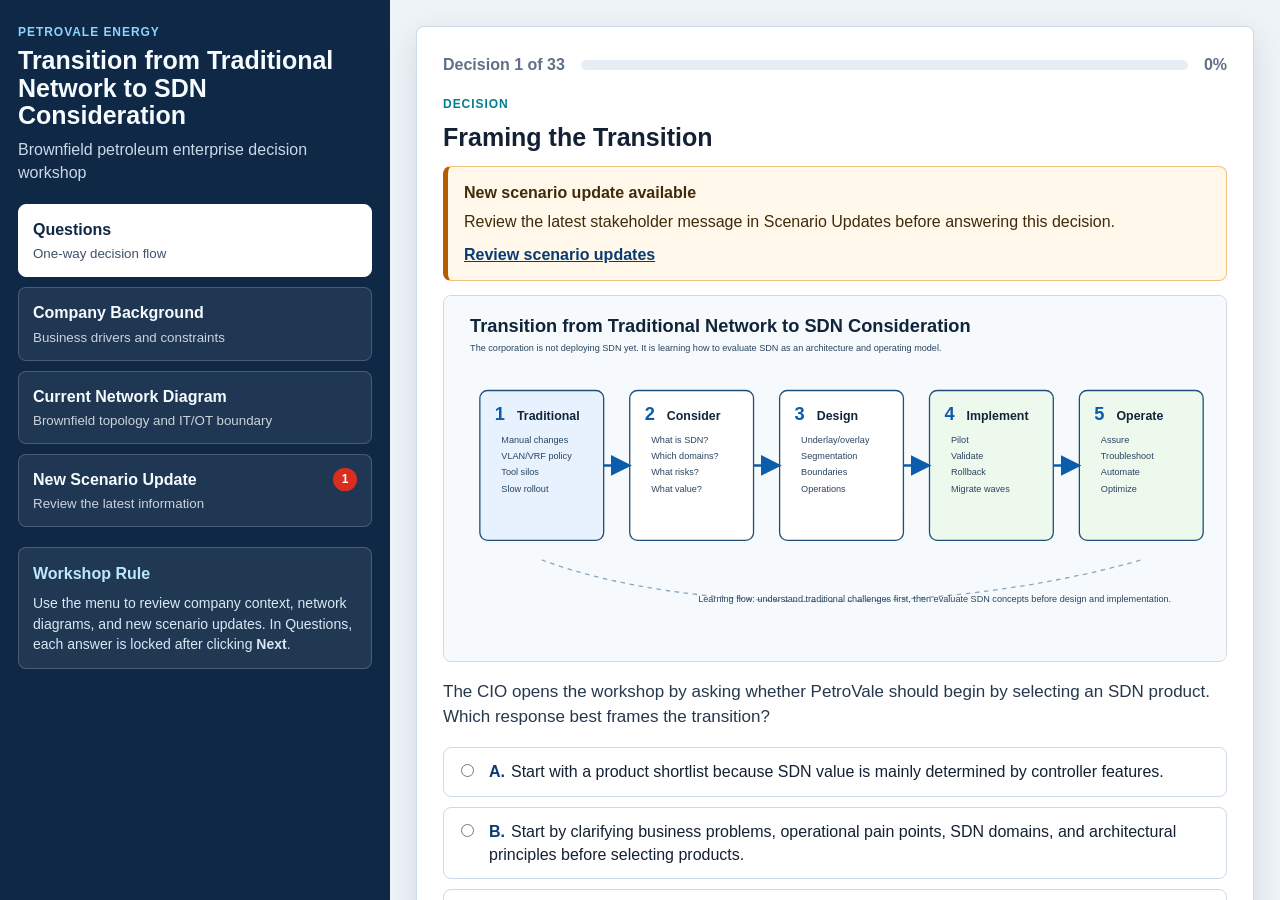
<file: Lab/Chapter-01-Transition-from-Traditional-Network-to-SDN-Consideration/index.html>
<!doctype html>
<html lang="en">
<head>
  <meta charset="utf-8">
  <meta name="viewport" content="width=device-width, initial-scale=1">
  <title>Transition from Traditional Network to SDN Consideration</title>
  <link rel="stylesheet" href="styles.css">
</head>
<body>
  <div class="app-shell">
    <aside class="reference-panel" aria-label="Workshop menu">
      <div class="panel-header">
        <p class="eyebrow">PetroVale Energy</p>
        <h1>Transition from Traditional Network to SDN Consideration</h1>
        <p class="subtitle">Brownfield petroleum enterprise decision workshop</p>
      </div>

      <nav class="menu" aria-label="Workshop sections">
        <button class="menu-item active" type="button" data-view="questions">
          <span>Questions</span>
          <small>One-way decision flow</small>
        </button>
        <button class="menu-item" type="button" data-view="background">
          <span>Company Background</span>
          <small>Business drivers and constraints</small>
        </button>
        <button class="menu-item" type="button" data-view="network">
          <span>Current Network Diagram</span>
          <small>Brownfield topology and IT/OT boundary</small>
        </button>
        <button class="menu-item" type="button" data-view="contexts">
          <span class="menu-title-row">
            <span class="menu-label">Scenario Updates</span>
            <span class="menu-badge hidden" aria-label="Unread scenario updates"></span>
          </span>
          <small class="menu-hint">Information revealed during the workshop</small>
        </button>
      </nav>

      <section class="menu-note">
        <h2>Workshop Rule</h2>
        <p>Use the menu to review company context, network diagrams, and new scenario updates. In Questions, each answer is locked after clicking <strong>Next</strong>.</p>
      </section>
    </aside>

    <main class="assessment-panel">
      <section id="questionView" class="question-view content-view" aria-live="polite"></section>
      <section id="resultsView" class="results-view content-view hidden" aria-live="polite"></section>

      <section id="backgroundView" class="content-view hidden" aria-live="polite">
        <div class="content-card">
          <p class="eyebrow dark-label">Company Background</p>
          <h2>PetroVale Energy</h2>
          <p>PetroVale Energy is a petroleum corporation operating upstream offices, refinery environments, fuel distribution terminals, branch offices, data centers, cloud workloads, SaaS applications, and remote access services.</p>
          <div class="role-callout">
            <h3>Your Role</h3>
            <p>You are part of PetroVale's IT organization as the SDN Network Architect. Your responsibility is to clarify SDN concepts, challenge assumptions, evaluate brownfield constraints, and advise the architecture working group on a realistic transition path from traditional networking toward SDN-oriented operations.</p>
          </div>
          <h3>Organization and Stakeholders</h3>
          <div class="org-grid">
            <article>
              <h4>Executive Leadership</h4>
              <ul>
                <li><strong>Nguyễn Thu Hà</strong>, CEO - sponsors the modernization program and expects a staged, business-aligned roadmap.</li>
                <li><strong>Trần Minh Linh</strong>, CIO - owns enterprise IT strategy and wants SDN framed before vendor selection.</li>
                <li><strong>Nguyễn Hoàng Minh</strong>, CTO - leads technical governance and challenges architecture assumptions.</li>
                <li><strong>Lê Thu Trang</strong>, CISO - owns cyber risk, policy governance, and IT/OT security posture.</li>
              </ul>
            </article>
            <article>
              <h4>IT and Architecture</h4>
              <ul>
                <li class="learner-role"><strong>You</strong>, SDN Network Architect - member of the IT team responsible for SDN architecture guidance.</li>
                <li><strong>Phạm Quỳnh Anh</strong>, Enterprise Architect - coordinates domain boundaries, architecture principles, and roadmap alignment.</li>
                <li><strong>Đỗ Ngọc Lan</strong>, Director of Network Operations - owns NOC readiness and operational transition.</li>
                <li><strong>Vũ Đức Anh</strong>, Automation Lead - evaluates APIs, source-of-truth readiness, and low-risk automation.</li>
              </ul>
            </article>
            <article>
              <h4>Domain Stakeholders</h4>
              <ul>
                <li><strong>Nguyễn Văn Thành</strong>, Refinery Operations Manager - protects refinery availability and OT safety constraints.</li>
                <li><strong>Trần Hải Yến</strong>, WAN Operations Lead - owns branch connectivity, failover, and transport quality.</li>
                <li><strong>Lê Quốc Bảo</strong>, Cloud Platform Lead - owns cloud route control, security groups, and cloud logging.</li>
                <li><strong>Phạm Thùy Dương</strong>, VP Regional Operations - represents branch, terminal, and business-user experience.</li>
              </ul>
            </article>
          </div>
          <div class="two-column">
            <article>
              <h3>Business Priorities</h3>
              <ul>
                <li>Improve segmentation between corporate IT, contractors, guest, IoT, and refinery OT.</li>
                <li>Reduce time required to deploy branch and terminal network services.</li>
                <li>Improve visibility into user-to-application and refinery-to-historian traffic.</li>
                <li>Standardize policy across campus, branch, data center, cloud, and remote access.</li>
                <li>Reduce operational risk from manual device-by-device configuration.</li>
                <li>Maintain safe and stable refinery operations during any transition.</li>
              </ul>
            </article>
            <article>
              <h3>Executive Constraints</h3>
              <ul>
                <li>No enterprise-wide hardware refresh in the first year.</li>
                <li>The routing core and firewalls remain during initial phases.</li>
                <li>Refineries cannot tolerate disruptive probing or uncontrolled policy changes.</li>
                <li>The operations team is strong in routing and switching but new to controllers and APIs.</li>
              </ul>
            </article>
          </div>
          <img class="wide-visual" src="assets/sdn-transition-journey.svg" alt="Transition from traditional network to SDN consideration journey">
        </div>
      </section>

      <section id="networkView" class="content-view hidden" aria-live="polite">
        <div class="content-card">
          <p class="eyebrow dark-label">Current Network Diagram</p>
          <h2>Brownfield Network Baseline</h2>
          <p>The current environment uses traditional routing, VLANs, 5-tuple ACLs, firewall zones, manual rule management, basic SNMP monitoring, and a separate syslog server. These diagrams are the primary reference for boundary, underlay, policy, campus, WAN, data center, and IT/OT questions.</p>
          <img class="wide-visual" src="assets/brownfield-petroleum-network.svg" alt="Brownfield petroleum enterprise network diagram">
          <div class="two-column">
            <article>
              <h3>Current State</h3>
              <ul>
                <li>Two independent data centers use traditional two-tier switching; DC cores are default gateways for server VLANs.</li>
                <li>WAN routers connect to remote offices and factories through two Layer 3 MPLS VPN providers using OSPF.</li>
                <li>The main campus mixes two-tier and three-tier design with EIGRP-to-OSPF redistribution.</li>
                <li>Branches and factories have local OSPF cores; OT networks are currently extended Layer 2.</li>
                <li>Segmentation relies on VLANs and 5-tuple ACLs across core, distribution, WAN routers, and firewalls.</li>
              </ul>
            </article>
            <article>
              <h3>Observed Challenges</h3>
              <ul>
                <li>No application-aware WAN routing.</li>
                <li>No identity per user or IoT device and no current microsegmentation.</li>
                <li>No macro segmentation between corporate and contractor traffic.</li>
                <li>Data center east-west policy is weak and STP convergence can cause long outages.</li>
              </ul>
            </article>
          </div>
          <h2>IT/OT Boundary</h2>
          <img class="wide-visual" src="assets/it-ot-boundary.svg" alt="IT OT boundary diagram">
        </div>
      </section>

      <section id="contextsView" class="content-view hidden" aria-live="polite">
        <div class="content-card">
          <p class="eyebrow dark-label">Scenario Updates</p>
          <h2>Scenario Updates</h2>
          <p>Information in this section appears only after it becomes relevant in the workshop flow.</p>
          <div id="contextCards" class="context-card-list"></div>
        </div>
      </section>
    </main>
  </div>

  <script src="app.js"></script>
</body>
</html>
</file>
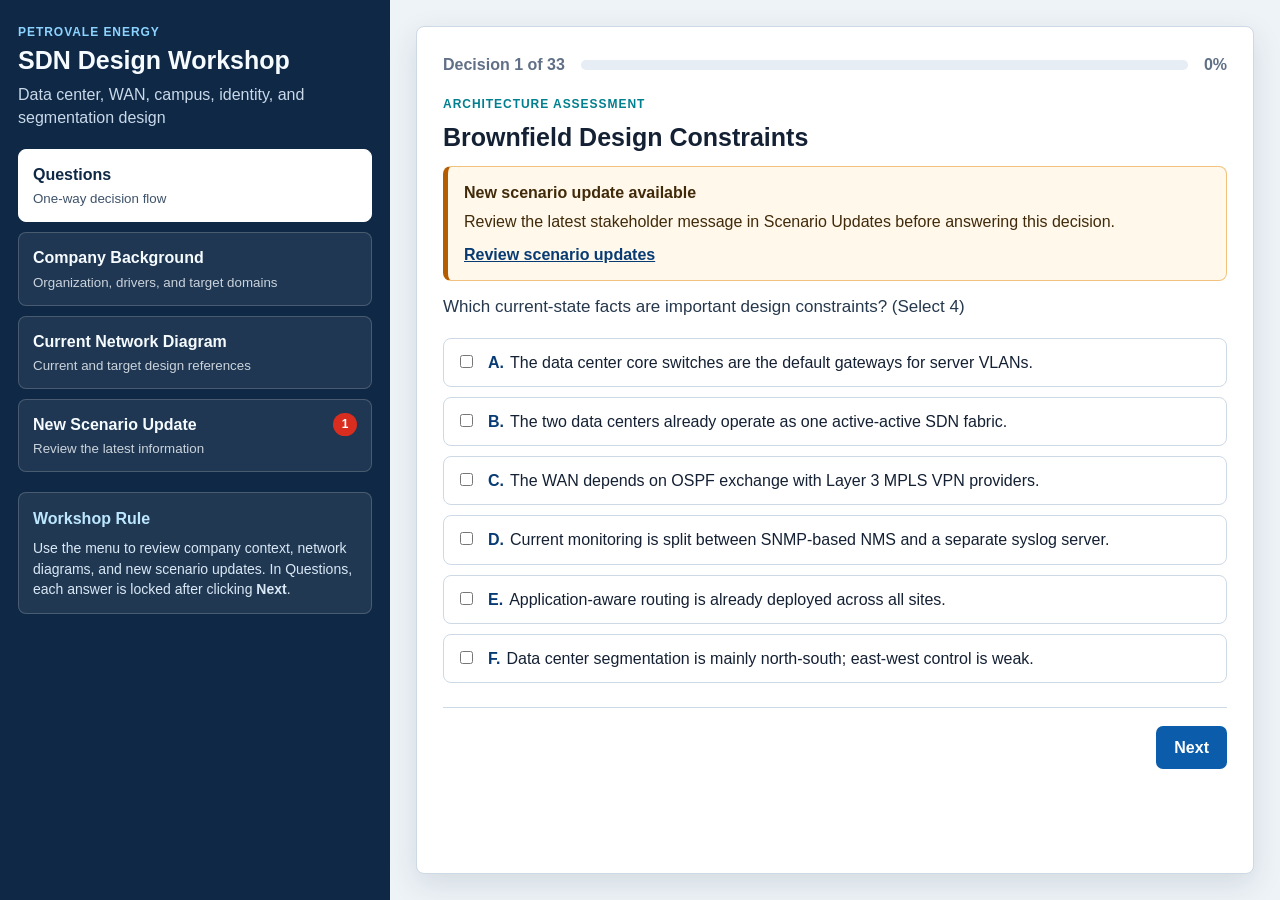
<file: Lab/Chapter-02-SDN-Design-Workshop/index.html>
<!doctype html>
<html lang="en">
<head>
  <meta charset="utf-8">
  <meta name="viewport" content="width=device-width, initial-scale=1">
  <title>PetroVale SDN Design Workshop</title>
  <link rel="stylesheet" href="styles.css">
</head>
<body>
  <div class="app-shell">
    <aside class="reference-panel" aria-label="Workshop menu">
      <div class="panel-header">
        <p class="eyebrow">PetroVale Energy</p>
        <h1>SDN Design Workshop</h1>
        <p class="subtitle">Data center, WAN, campus, identity, and segmentation design</p>
      </div>

      <nav class="menu" aria-label="Workshop sections">
        <button class="menu-item active" type="button" data-view="questions">
          <span>Questions</span>
          <small>One-way decision flow</small>
        </button>
        <button class="menu-item" type="button" data-view="background">
          <span>Company Background</span>
          <small>Organization, drivers, and target domains</small>
        </button>
        <button class="menu-item" type="button" data-view="network">
          <span>Current Network Diagram</span>
          <small>Current and target design references</small>
        </button>
        <button class="menu-item" type="button" data-view="contexts">
          <span class="menu-title-row">
            <span class="menu-label">Scenario Updates</span>
            <span class="menu-badge hidden" aria-label="Unread scenario updates"></span>
          </span>
          <small class="menu-hint">Material stakeholder developments only</small>
        </button>
      </nav>

      <section class="menu-note">
        <h2>Workshop Rule</h2>
        <p>Use the menu to review company context, network diagrams, and new scenario updates. In Questions, each answer is locked after clicking <strong>Next</strong>.</p>
      </section>
    </aside>

    <main class="assessment-panel">
      <section id="questionView" class="question-view content-view" aria-live="polite"></section>
      <section id="resultsView" class="results-view content-view hidden" aria-live="polite"></section>

      <section id="backgroundView" class="content-view hidden" aria-live="polite">
        <div class="content-card">
          <p class="eyebrow dark-label">Company Background</p>
          <h2>PetroVale Energy SDN Design Workshop</h2>
          <p>PetroVale Energy is moving from SDN concept evaluation into design. The architecture direction for this chapter is to design the data center first with Cisco ACI, then WAN with Cisco SD-WAN, then campus with Cisco SD-Access and ISE-based identity policy.</p>
          <div class="role-callout">
            <h3>Your Role</h3>
            <p>You are part of PetroVale's IT organization as the SDN Network Architect. Your responsibility is to evaluate design options, choose correct diagrams and traffic flows, identify authentication and enforcement points, and advise the architecture working group on a staged transition from the brownfield network to ACI, SD-WAN, SD-Access, and ISE-based policy.</p>
          </div>
          <h3>Organization and Stakeholders</h3>
          <div class="org-grid">
            <article>
              <h4>Executive Leadership</h4>
              <ul>
                <li><strong>Nguyễn Thu Hà</strong>, CEO - sponsors the modernization program and expects safe, staged business value.</li>
                <li><strong>Trần Minh Linh</strong>, CIO - owns enterprise IT strategy and wants a coherent Cisco-oriented SDN design.</li>
                <li><strong>Nguyễn Hoàng Minh</strong>, CTO - leads technical governance and validates routing, migration, and domain boundaries.</li>
                <li><strong>Lê Thu Trang</strong>, CISO - owns cyber risk, segmentation, identity policy, and IT/OT security posture.</li>
              </ul>
            </article>
            <article>
              <h4>IT and Architecture</h4>
              <ul>
                <li class="learner-role"><strong>You</strong>, SDN Network Architect - member of the IT team responsible for SDN architecture guidance.</li>
                <li><strong>Phạm Quỳnh Anh</strong>, Enterprise Architect - coordinates ACI, SD-WAN, SD-Access, ISE, and migration boundaries.</li>
                <li><strong>Đỗ Ngọc Lan</strong>, Director of Network Operations - owns NOC readiness, assurance, and operational transition.</li>
                <li><strong>Vũ Đức Anh</strong>, Automation Lead - evaluates ISE/device data, telemetry, and later profiling phases.</li>
              </ul>
            </article>
            <article>
              <h4>Domain Stakeholders</h4>
              <ul>
                <li><strong>Nguyễn Văn Thành</strong>, Refinery Operations Manager - protects factory and OT availability during any transition.</li>
                <li><strong>Trần Hải Yến</strong>, WAN Operations Lead - owns MPLS coexistence, OSPF exchange, and SD-WAN migration.</li>
                <li><strong>Lê Quốc Bảo</strong>, Cloud Platform Lead - validates application flows and data center boundary behavior.</li>
                <li><strong>Phạm Thùy Dương</strong>, VP Regional Operations - represents branch, factory, and business-user experience.</li>
              </ul>
            </article>
          </div>
          <div class="two-column">
            <article>
              <h3>Design Priorities</h3>
              <ul>
                <li>Move data center design toward Cisco ACI with one tenant and two VRFs: Corp and Contractor.</li>
                <li>Move WAN design toward Cisco SD-WAN with two virtual networks: Corp and Contractor.</li>
                <li>Move campus design toward Cisco SD-Access with macro segmentation and ISE-based microsegmentation.</li>
                <li>Use 802.1X for users; ISE uses AD group membership and instructs switches to apply SGTs.</li>
                <li>Classify IoT devices by MAC address in phase one, with profiling planned later.</li>
                <li>Preserve routing, firewall, and OT safety boundaries during migration.</li>
              </ul>
            </article>
            <article>
              <h3>Brownfield Constraints</h3>
              <ul>
                <li>Two independent data centers use traditional two-tier switching; DC cores are default gateways for all VLANs.</li>
                <li>Each data center exits the internet through one active/standby firewall pair using a default route.</li>
                <li>WAN routers connect to remote offices and factories through two Layer 3 MPLS VPN providers using OSPF.</li>
                <li>The campus mixes two-tier and three-tier design, HSRP, EIGRP, OSPF, and redistribution.</li>
                <li>Five branches and two factories have local OSPF cores; OT is currently extended Layer 2.</li>
              </ul>
            </article>
          </div>
          <img class="wide-visual" src="assets/sdn-transition-journey.svg" alt="Chapter 2 target design direction with ACI SD-WAN SD-Access and ISE">
        </div>
      </section>

      <section id="networkView" class="content-view hidden" aria-live="polite">
        <div class="content-card">
          <p class="eyebrow dark-label">Current Network Diagram</p>
          <h2>Brownfield Network Baseline</h2>
          <p>The current environment uses traditional routing, VLANs, ACLs, manual port assignment, basic SNMP monitoring, and a separate syslog server. These diagrams are the primary reference for design, migration, authentication, enforcement, and traffic-flow questions.</p>
          <img class="wide-visual" src="assets/brownfield-petroleum-network.svg" alt="Brownfield petroleum enterprise network diagram">
          <div class="two-column">
            <article>
              <h3>Current State</h3>
              <ul>
                <li>Two independent DCs with traditional two-tier switching and core default gateways.</li>
                <li>WAN uses two Layer 3 MPLS VPN providers and OSPF route exchange.</li>
                <li>Main campus mixes two-tier and three-tier design with EIGRP-to-OSPF redistribution.</li>
                <li>Branches and factories have local OSPF cores; OT is extended Layer 2.</li>
                <li>Segmentation relies on VLANs and 5-tuple ACLs across many components.</li>
              </ul>
            </article>
            <article>
              <h3>Observed Challenges</h3>
              <ul>
                <li>No application-aware WAN routing.</li>
                <li>No identity per user or IoT device and no current microsegmentation.</li>
                <li>No macro segmentation between corporate and contractor traffic.</li>
                <li>DC has weak east-west control and still depends on STP behavior.</li>
                <li>Users moving ports trigger manual outlet and VLAN troubleshooting.</li>
              </ul>
            </article>
          </div>
          <h2>Target Design Direction</h2>
          <img class="wide-visual" src="assets/it-ot-boundary.svg" alt="IT OT boundary diagram">
        </div>
      </section>

      <section id="contextsView" class="content-view hidden" aria-live="polite">
        <div class="content-card">
          <p class="eyebrow dark-label">Scenario Updates</p>
          <h2>Scenario Updates</h2>
          <p>A new record appears only when a stakeholder introduces a material constraint, misconception, operational risk, or governance decision that changes how the related question must be assessed.</p>
          <div id="contextCards" class="context-card-list"></div>
        </div>
      </section>
    </main>
  </div>

  <script src="app.js?v=2"></script>
</body>
</html>
</file>
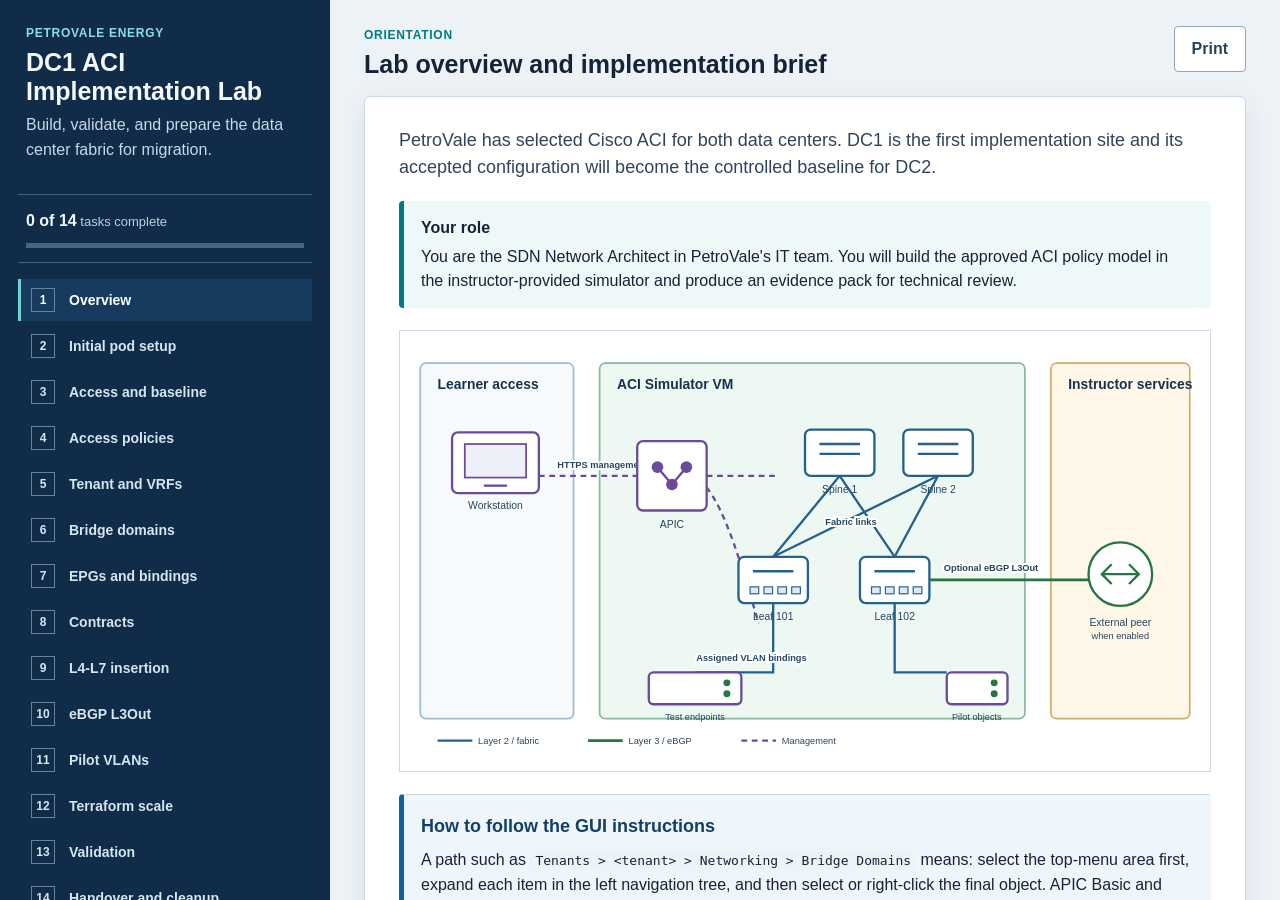
<file: Lab/Chapter-03-ACI-Implementation-Workshop/index.html>
<!doctype html>
<html lang="en">
<head>
  <meta charset="utf-8">
  <meta name="viewport" content="width=device-width, initial-scale=1">
  <title>PetroVale DC1 ACI Implementation Lab</title>
  <link rel="stylesheet" href="styles.css?v=13">
</head>
<body>
  <div class="app-shell">
    <aside class="sidebar" aria-label="Lab navigation">
      <header class="brand">
        <p class="eyebrow">PetroVale Energy</p>
        <h1>DC1 ACI Implementation Lab</h1>
        <p>Build, validate, and prepare the data center fabric for migration.</p>
      </header>

      <section class="progress-panel" aria-label="Lab progress">
        <div><strong id="progressCount">0 of 14</strong><span> tasks complete</span></div>
        <div class="progress-track"><span id="progressBar"></span></div>
      </section>

      <nav id="taskNav" class="task-nav" aria-label="Lab tasks"></nav>

      <section class="sidebar-note">
        <strong>Credentials</strong>
        <p>The APIC URL, username, and password are provided by the instructor. Do not enter the password in this page.</p>
      </section>
    </aside>

    <main class="workspace">
      <section class="topbar">
        <div>
          <p id="phaseLabel" class="eyebrow dark">Implementation phase</p>
          <h2 id="taskTitle">Lab overview</h2>
        </div>
        <button id="printButton" class="secondary-button" type="button" title="Print lab guide">Print</button>
      </section>

      <article id="taskContent" class="task-content" aria-live="polite"></article>

      <footer class="task-actions">
        <button id="previousButton" class="secondary-button" type="button">Previous</button>
        <button id="completeButton" class="complete-button" type="button">Mark complete</button>
        <button id="nextButton" class="primary-button" type="button">Next</button>
      </footer>
    </main>
  </div>
  <script src="app.js?v=13"></script>
</body>
</html>
</file>
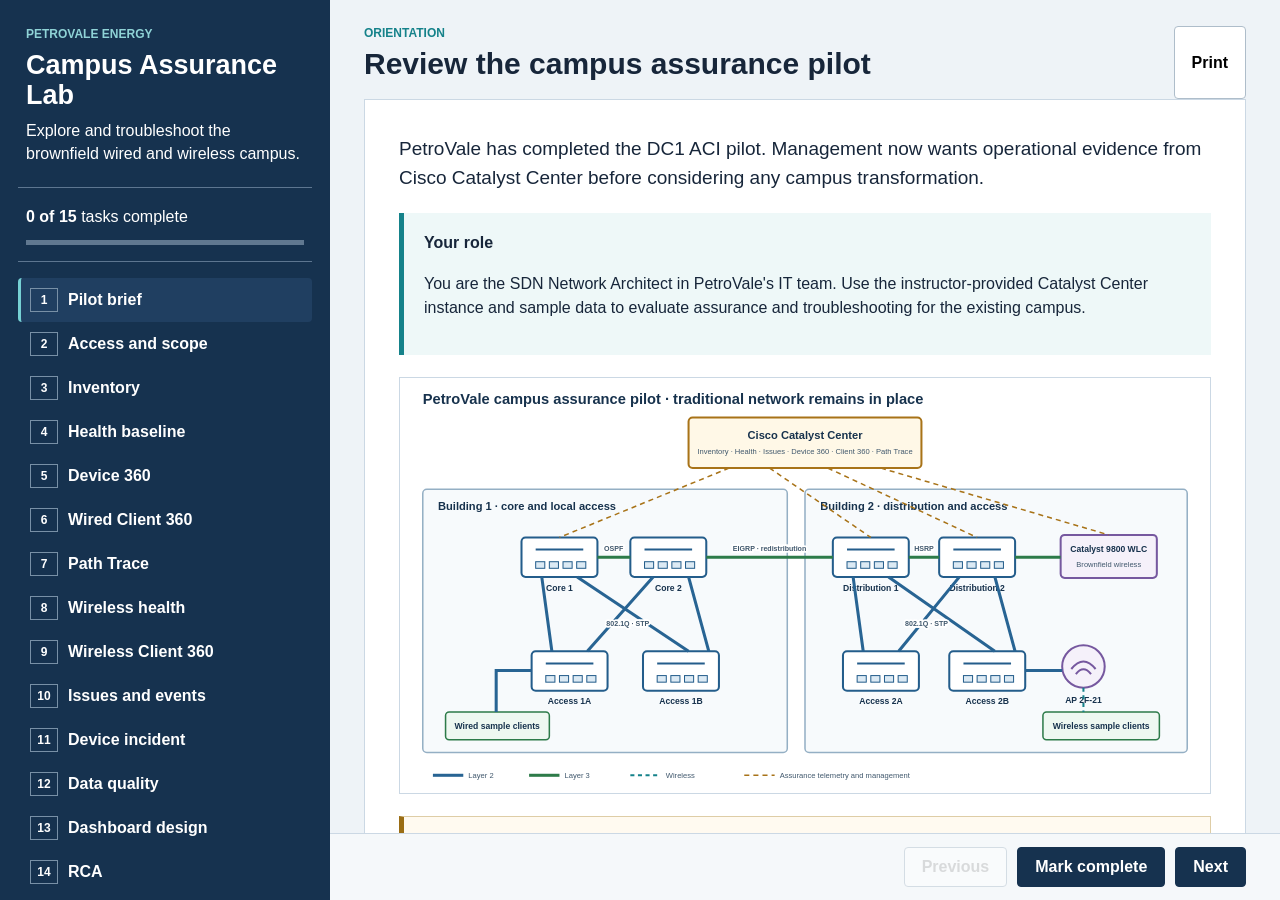
<file: Lab/Chapter-04-Campus-Assurance-Troubleshooting/index.html>
<!doctype html><html lang="en"><head><meta charset="utf-8"><meta name="viewport" content="width=device-width,initial-scale=1"><title>PetroVale Campus Assurance Lab</title><link rel="stylesheet" href="styles.css?v=1"></head><body><div class="app-shell"><aside class="sidebar" aria-label="Lab navigation"><header class="brand"><p class="eyebrow">PetroVale Energy</p><h1>Campus Assurance Lab</h1><p>Explore and troubleshoot the brownfield wired and wireless campus.</p></header><section class="progress-panel"><strong id="progressCount">0 of 15</strong> tasks complete<div class="progress-track"><span id="progressBar"></span></div></section><nav id="taskNav" class="task-nav" aria-label="Lab tasks"></nav><section class="sidebar-note"><strong>Assurance-only pilot</strong><p>Use the provided sample data. Do not create an SDA fabric, provision devices, deploy templates, or change production state.</p></section></aside><main class="workspace"><section class="topbar"><div><p id="phaseLabel" class="eyebrow dark">Campus assurance pilot</p><h2 id="taskTitle">Pilot briefing</h2></div><button id="printButton" class="secondary-button">Print</button></section><article id="taskContent" class="task-content"></article><footer class="task-actions"><button id="previousButton" class="secondary-button">Previous</button><button id="completeButton" class="complete-button">Mark complete</button><button id="nextButton" class="primary-button">Next</button></footer></main></div><script src="app.js?v=1"></script></body></html>
</file>
<file: Lab/Chapter-01-Transition-from-Traditional-Network-to-SDN-Consideration/styles.css>
:root {
  --bg: #eef3f7;
  --surface: #ffffff;
  --surface-muted: #f7fafc;
  --ink: #142033;
  --muted: #607086;
  --line: #cdd9e5;
  --blue: #0b5cab;
  --blue-dark: #083b73;
  --teal: #007f8f;
  --green: #247a3b;
  --red: #b42318;
  --orange: #b65c00;
  --focus: #1a73e8;
  --shadow: 0 10px 30px rgba(12, 42, 72, 0.12);
}

* {
  box-sizing: border-box;
}

body {
  margin: 0;
  background: var(--bg);
  color: var(--ink);
  font-family: Arial, Helvetica, sans-serif;
  line-height: 1.45;
}

button,
input,
select {
  font: inherit;
}

.app-shell {
  display: grid;
  grid-template-columns: minmax(320px, 390px) minmax(0, 1fr);
  min-height: 100vh;
}

.reference-panel {
  background: #0f2845;
  color: #f6fbff;
  overflow-y: auto;
  max-height: 100vh;
  padding: 24px 18px;
}

.panel-header {
  margin-bottom: 20px;
}

.eyebrow {
  color: #8dd3ff;
  font-size: 12px;
  font-weight: 700;
  letter-spacing: 0.08em;
  margin: 0 0 6px;
  text-transform: uppercase;
}

h1,
h2,
h3,
p {
  margin-top: 0;
}

.panel-header h1 {
  font-size: 25px;
  line-height: 1.1;
  margin-bottom: 8px;
}

.subtitle {
  color: #c9d9ea;
  margin-bottom: 0;
}

details {
  border: 1px solid rgba(255, 255, 255, 0.18);
  border-radius: 8px;
  margin-bottom: 12px;
  background: rgba(255, 255, 255, 0.06);
}

.scenario-card {
  border: 1px solid rgba(255, 255, 255, 0.18);
  border-radius: 8px;
  margin-bottom: 12px;
  background: rgba(255, 255, 255, 0.06);
  padding: 14px;
}

.scenario-card h2 {
  color: #bde7ff;
  font-size: 16px;
  margin-bottom: 8px;
}

.scenario-card p,
.scenario-card li {
  font-size: 14px;
}

.scenario-card ul {
  margin: 8px 0 0;
  padding-left: 19px;
}

.visual-card {
  background: rgba(255, 255, 255, 0.1);
}

.visual-card img,
.reference-image {
  background: white;
  border-radius: 8px;
  display: block;
  margin: 10px 0 14px;
  width: 100%;
}

summary {
  cursor: pointer;
  font-weight: 700;
  padding: 12px 14px;
}

details > :not(summary) {
  padding-left: 14px;
  padding-right: 14px;
}

details h2 {
  color: #bde7ff;
  font-size: 15px;
  margin: 12px 0 8px;
}

details p,
details li,
details td,
details th {
  font-size: 14px;
}

details ul {
  margin-top: 0;
  padding-left: 19px;
}

details table {
  border-collapse: collapse;
  width: 100%;
  margin: 8px 0 14px;
}

details th,
details td {
  border: 1px solid rgba(255, 255, 255, 0.2);
  padding: 7px;
  text-align: left;
  vertical-align: top;
}

.topology {
  display: grid;
  grid-template-columns: 1fr 1fr;
  gap: 8px;
  padding-bottom: 14px;
}

.topology div {
  border: 1px solid rgba(255, 255, 255, 0.22);
  border-radius: 6px;
  padding: 8px;
  background: rgba(255, 255, 255, 0.08);
  text-align: center;
  font-size: 13px;
}

.menu {
  display: grid;
  gap: 10px;
  margin: 20px 0;
}

.menu-item {
  background: rgba(255, 255, 255, 0.07);
  border: 1px solid rgba(255, 255, 255, 0.18);
  border-radius: 8px;
  color: #f6fbff;
  cursor: pointer;
  display: grid;
  gap: 4px;
  padding: 13px 14px;
  text-align: left;
}

.menu-item:hover,
.menu-item.active {
  background: #ffffff;
  border-color: #ffffff;
  color: #0f2845;
}

.menu-item span {
  font-weight: 800;
}

.menu-title-row {
  align-items: center;
  display: flex;
  gap: 10px;
  justify-content: space-between;
}

.menu-badge {
  background: #d92d20;
  border-radius: 999px;
  color: #fff;
  display: inline-grid;
  font-size: 12px;
  font-weight: 800;
  min-width: 24px;
  padding: 3px 8px;
  place-items: center;
}

.menu-item small {
  color: inherit;
  line-height: 1.35;
  opacity: 0.8;
}

.menu-note {
  background: rgba(255, 255, 255, 0.08);
  border: 1px solid rgba(255, 255, 255, 0.18);
  border-radius: 8px;
  padding: 14px;
}

.menu-note h2 {
  color: #bde7ff;
  font-size: 16px;
  margin-bottom: 8px;
}

.menu-note p {
  color: #d9e8f5;
  font-size: 14px;
  margin-bottom: 0;
}

.assessment-panel {
  padding: 26px;
  overflow-y: auto;
  max-height: 100vh;
}

.question-view,
.results-view,
.content-card {
  background: var(--surface);
  border: 1px solid var(--line);
  border-radius: 8px;
  box-shadow: var(--shadow);
  margin: 0 auto;
  max-width: 980px;
  min-height: calc(100vh - 52px);
  padding: 26px;
}

.content-card {
  display: grid;
  gap: 14px;
}

.content-card h2 {
  font-size: 25px;
  line-height: 1.2;
  margin-bottom: 2px;
}

.content-card h3 {
  color: var(--blue-dark);
  font-size: 17px;
  margin-bottom: 8px;
}

.content-card ul {
  margin: 0;
  padding-left: 20px;
}

.content-card li {
  margin-bottom: 7px;
}

.dark-label {
  color: var(--teal);
}

.two-column {
  display: grid;
  gap: 18px;
  grid-template-columns: repeat(2, minmax(0, 1fr));
}

.role-callout {
  background: #f1f8fb;
  border: 1px solid #b8dce8;
  border-left: 5px solid var(--teal);
  border-radius: 8px;
  padding: 16px;
}

.role-callout p {
  margin-bottom: 0;
}

.org-grid {
  display: grid;
  gap: 14px;
  grid-template-columns: repeat(3, minmax(0, 1fr));
}

.two-column article {
  background: var(--surface-muted);
  border: 1px solid var(--line);
  border-radius: 8px;
  padding: 16px;
}

.org-grid article {
  background: var(--surface-muted);
  border: 1px solid var(--line);
  border-radius: 8px;
  padding: 16px;
}

.org-grid h4 {
  color: var(--blue-dark);
  font-size: 15px;
  margin: 0 0 8px;
}

.learner-role {
  background: #fff8eb;
  border: 1px solid #f1c27d;
  border-left: 4px solid var(--orange);
  border-radius: 6px;
  color: #412a09;
  list-style: none;
  margin: 8px 0 10px -20px;
  padding: 10px 12px;
}

.learner-role strong {
  color: var(--orange);
}

.wide-visual {
  background: #f8fbfd;
  border: 1px solid var(--line);
  border-radius: 8px;
  display: block;
  width: 100%;
}

.hidden {
  display: none;
}

.progress-row {
  align-items: center;
  display: flex;
  gap: 16px;
  justify-content: space-between;
  margin-bottom: 20px;
}

.progress-text {
  color: var(--muted);
  font-weight: 700;
}

.progress-bar {
  background: #e6edf4;
  border-radius: 999px;
  flex: 1;
  height: 10px;
  overflow: hidden;
}

.progress-fill {
  background: linear-gradient(90deg, var(--blue), var(--teal));
  height: 100%;
  transition: width 180ms ease;
}

.question-type {
  color: var(--teal);
  font-size: 12px;
  font-weight: 700;
  letter-spacing: 0.08em;
  margin-bottom: 8px;
  text-transform: uppercase;
}

.question-title {
  font-size: 25px;
  line-height: 1.2;
  margin-bottom: 12px;
}

.question-visual {
  background: #f8fbfd;
  border: 1px solid var(--line);
  border-radius: 8px;
  display: block;
  margin: 14px 0 18px;
  width: 100%;
}

.context-box {
  background: #f1f8fb;
  border-left: 4px solid var(--teal);
  border-radius: 6px;
  color: #17364a;
  margin: 14px 0;
  padding: 13px 15px;
}

.context-alert {
  background: #fff8eb;
  border: 1px solid #f1c27d;
  border-left: 5px solid var(--orange);
  border-radius: 8px;
  color: #412a09;
  margin: 14px 0;
  padding: 14px 16px;
}

.context-alert strong {
  display: block;
  margin-bottom: 6px;
}

.context-alert p {
  margin-bottom: 10px;
}

.inline-link {
  background: transparent;
  border: 0;
  color: var(--blue-dark);
  cursor: pointer;
  font-weight: 800;
  padding: 0;
  text-decoration: underline;
}

.context-card-list {
  display: grid;
  gap: 12px;
}

.context-card {
  background: #fbfdff;
  border: 1px solid var(--line);
  border-left: 5px solid var(--teal);
  border-radius: 8px;
  padding: 16px;
}

.context-card.latest-context {
  background: #fff8eb;
  border-color: #f1c27d;
  border-left-color: var(--orange);
  box-shadow: 0 10px 26px rgba(182, 92, 0, 0.14);
}

.message-topline {
  align-items: center;
  color: var(--muted);
  display: flex;
  font-size: 12px;
  font-weight: 800;
  justify-content: space-between;
  letter-spacing: 0.04em;
  margin-bottom: 8px;
  text-transform: uppercase;
}

.message-topline strong {
  border-radius: 999px;
  padding: 3px 8px;
}

.priority-high {
  background: #fff0ef;
  border: 1px solid #f0b4ad;
  color: var(--red);
}

.priority-normal {
  background: #e8eef5;
  border: 1px solid #c8d4e1;
  color: var(--blue-dark);
}

.message-meta {
  background: #f7fafc;
  border: 1px solid var(--line);
  border-radius: 8px;
  display: grid;
  gap: 0;
  grid-template-columns: repeat(4, minmax(0, 1fr));
  margin: 10px 0 14px;
  overflow: hidden;
}

.message-meta div {
  border-right: 1px solid var(--line);
  padding: 10px 12px;
}

.message-meta div:last-child {
  border-right: 0;
}

.message-meta dt {
  color: var(--muted);
  font-size: 11px;
  font-weight: 800;
  letter-spacing: 0.04em;
  margin-bottom: 4px;
  text-transform: uppercase;
}

.message-meta dd {
  color: var(--ink);
  font-size: 14px;
  margin: 0;
}

.message-body p {
  margin-bottom: 12px;
}

.message-greeting {
  font-weight: 700;
  margin-bottom: 22px;
}

.message-signature {
  color: var(--muted);
  font-size: 14px;
  margin: 12px 0 0;
  white-space: pre-line;
}

.empty-context {
  background: #f7fafc;
  border: 1px dashed #9aacbf;
  border-radius: 8px;
  color: var(--muted);
  padding: 18px;
}

.empty-context h3 {
  color: var(--ink);
}

.context-card h3 {
  margin-bottom: 6px;
}

.prompt {
  color: #26384d;
  font-size: 17px;
  margin-bottom: 18px;
}

.option-list {
  display: grid;
  gap: 10px;
}

.option {
  align-items: flex-start;
  border: 1px solid var(--line);
  border-radius: 8px;
  cursor: pointer;
  display: grid;
  gap: 12px;
  grid-template-columns: auto 1fr;
  padding: 12px;
}

.option:hover {
  border-color: #8bb8e8;
  background: #f7fbff;
}

.option input {
  margin-top: 4px;
}

.option strong {
  color: var(--blue-dark);
  margin-right: 6px;
}

.answer-table {
  border-collapse: collapse;
  width: 100%;
}

.answer-table th,
.answer-table td {
  border: 1px solid var(--line);
  padding: 10px;
  text-align: left;
  vertical-align: top;
}

.answer-table th {
  background: #edf5fc;
}

.matrix-multi-table th:not(:first-child),
.matrix-multi-table .matrix-choice {
  text-align: center;
  vertical-align: middle;
}

.matrix-multi-table input[type="checkbox"] {
  inline-size: 18px;
  block-size: 18px;
}

.answer-table select {
  width: 100%;
}

.order-list {
  display: grid;
  gap: 10px;
}

.order-row {
  align-items: center;
  display: grid;
  gap: 10px;
  grid-template-columns: 80px 1fr;
}

.order-row select {
  width: 100%;
}

.topology-mini {
  background: var(--surface-muted);
  border: 1px solid var(--line);
  border-radius: 8px;
  display: grid;
  gap: 10px;
  grid-template-columns: repeat(3, 1fr);
  margin: 14px 0;
  padding: 14px;
}

.topology-mini div {
  border: 1px solid #b9c8d8;
  border-radius: 6px;
  padding: 10px;
  text-align: center;
}

.actions {
  align-items: center;
  border-top: 1px solid var(--line);
  display: flex;
  gap: 14px;
  justify-content: flex-end;
  margin-top: 24px;
  padding-top: 18px;
}

.status-message {
  color: var(--red);
  flex: 1;
  font-weight: 700;
}

.primary-button,
.secondary-button {
  border: 0;
  border-radius: 7px;
  cursor: pointer;
  font-weight: 700;
  min-height: 42px;
  padding: 10px 18px;
}

.primary-button {
  background: var(--blue);
  color: white;
}

.primary-button:hover {
  background: var(--blue-dark);
}

.secondary-button {
  background: #e8eef5;
  color: var(--blue-dark);
}

.score-band {
  align-items: center;
  background: linear-gradient(135deg, #0b5cab, #007f8f);
  border-radius: 8px;
  color: white;
  display: grid;
  gap: 18px;
  grid-template-columns: auto 1fr;
  margin-bottom: 22px;
  padding: 22px;
}

.score-number {
  font-size: 48px;
  font-weight: 800;
  line-height: 1;
}

.summary-grid {
  display: grid;
  gap: 12px;
  grid-template-columns: repeat(3, 1fr);
  margin-bottom: 22px;
}

.metric {
  background: var(--surface-muted);
  border: 1px solid var(--line);
  border-radius: 8px;
  padding: 14px;
}

.metric b {
  display: block;
  font-size: 24px;
}

.missed-list {
  display: grid;
  gap: 14px;
}

.review-item {
  border: 1px solid var(--line);
  border-left: 5px solid var(--green);
  border-radius: 8px;
  padding: 14px;
}

.review-item.missed {
  border-left-color: var(--red);
  background: #fff8f7;
}

.review-item h3 {
  margin-bottom: 6px;
}

.answer-line {
  color: var(--muted);
  margin: 4px 0;
}

.answer-line strong {
  color: var(--ink);
}

.explanation {
  background: #fff;
  border: 1px solid #ead6d3;
  border-radius: 6px;
  margin-top: 10px;
  padding: 10px;
}

@media (max-width: 900px) {
  .app-shell {
    grid-template-columns: 1fr;
  }

  .reference-panel,
  .assessment-panel {
    max-height: none;
  }

  .question-view,
  .results-view,
  .content-card {
    min-height: auto;
  }

  .summary-grid,
  .score-band,
  .two-column,
  .org-grid,
  .message-meta {
    grid-template-columns: 1fr;
  }

  .message-meta div {
    border-bottom: 1px solid var(--line);
    border-right: 0;
  }

  .message-meta div:last-child {
    border-bottom: 0;
  }
}
</file>
<file: Lab/Chapter-02-SDN-Design-Workshop/styles.css>
:root {
  --bg: #eef3f7;
  --surface: #ffffff;
  --surface-muted: #f7fafc;
  --ink: #142033;
  --muted: #607086;
  --line: #cdd9e5;
  --blue: #0b5cab;
  --blue-dark: #083b73;
  --teal: #007f8f;
  --green: #247a3b;
  --red: #b42318;
  --orange: #b65c00;
  --focus: #1a73e8;
  --shadow: 0 10px 30px rgba(12, 42, 72, 0.12);
}

* {
  box-sizing: border-box;
}

body {
  margin: 0;
  background: var(--bg);
  color: var(--ink);
  font-family: Arial, Helvetica, sans-serif;
  line-height: 1.45;
}

button,
input,
select {
  font: inherit;
}

.app-shell {
  display: grid;
  grid-template-columns: minmax(320px, 390px) minmax(0, 1fr);
  min-height: 100vh;
}

.reference-panel {
  background: #0f2845;
  color: #f6fbff;
  overflow-y: auto;
  max-height: 100vh;
  padding: 24px 18px;
}

.panel-header {
  margin-bottom: 20px;
}

.eyebrow {
  color: #8dd3ff;
  font-size: 12px;
  font-weight: 700;
  letter-spacing: 0.08em;
  margin: 0 0 6px;
  text-transform: uppercase;
}

h1,
h2,
h3,
p {
  margin-top: 0;
}

.panel-header h1 {
  font-size: 25px;
  line-height: 1.1;
  margin-bottom: 8px;
}

.subtitle {
  color: #c9d9ea;
  margin-bottom: 0;
}

details {
  border: 1px solid rgba(255, 255, 255, 0.18);
  border-radius: 8px;
  margin-bottom: 12px;
  background: rgba(255, 255, 255, 0.06);
}

.scenario-card {
  border: 1px solid rgba(255, 255, 255, 0.18);
  border-radius: 8px;
  margin-bottom: 12px;
  background: rgba(255, 255, 255, 0.06);
  padding: 14px;
}

.scenario-card h2 {
  color: #bde7ff;
  font-size: 16px;
  margin-bottom: 8px;
}

.scenario-card p,
.scenario-card li {
  font-size: 14px;
}

.scenario-card ul {
  margin: 8px 0 0;
  padding-left: 19px;
}

.visual-card {
  background: rgba(255, 255, 255, 0.1);
}

.visual-card img,
.reference-image {
  background: white;
  border-radius: 8px;
  display: block;
  margin: 10px 0 14px;
  width: 100%;
}

summary {
  cursor: pointer;
  font-weight: 700;
  padding: 12px 14px;
}

details > :not(summary) {
  padding-left: 14px;
  padding-right: 14px;
}

details h2 {
  color: #bde7ff;
  font-size: 15px;
  margin: 12px 0 8px;
}

details p,
details li,
details td,
details th {
  font-size: 14px;
}

details ul {
  margin-top: 0;
  padding-left: 19px;
}

details table {
  border-collapse: collapse;
  width: 100%;
  margin: 8px 0 14px;
}

details th,
details td {
  border: 1px solid rgba(255, 255, 255, 0.2);
  padding: 7px;
  text-align: left;
  vertical-align: top;
}

.topology {
  display: grid;
  grid-template-columns: 1fr 1fr;
  gap: 8px;
  padding-bottom: 14px;
}

.topology div {
  border: 1px solid rgba(255, 255, 255, 0.22);
  border-radius: 6px;
  padding: 8px;
  background: rgba(255, 255, 255, 0.08);
  text-align: center;
  font-size: 13px;
}

.menu {
  display: grid;
  gap: 10px;
  margin: 20px 0;
}

.menu-item {
  background: rgba(255, 255, 255, 0.07);
  border: 1px solid rgba(255, 255, 255, 0.18);
  border-radius: 8px;
  color: #f6fbff;
  cursor: pointer;
  display: grid;
  gap: 4px;
  padding: 13px 14px;
  text-align: left;
}

.menu-item:hover,
.menu-item.active {
  background: #ffffff;
  border-color: #ffffff;
  color: #0f2845;
}

.menu-item span {
  font-weight: 800;
}

.menu-title-row {
  align-items: center;
  display: flex;
  gap: 10px;
  justify-content: space-between;
}

.menu-badge {
  background: #d92d20;
  border-radius: 999px;
  color: #fff;
  display: inline-grid;
  font-size: 12px;
  font-weight: 800;
  min-width: 24px;
  padding: 3px 8px;
  place-items: center;
}

.menu-item small {
  color: inherit;
  line-height: 1.35;
  opacity: 0.8;
}

.menu-note {
  background: rgba(255, 255, 255, 0.08);
  border: 1px solid rgba(255, 255, 255, 0.18);
  border-radius: 8px;
  padding: 14px;
}

.menu-note h2 {
  color: #bde7ff;
  font-size: 16px;
  margin-bottom: 8px;
}

.menu-note p {
  color: #d9e8f5;
  font-size: 14px;
  margin-bottom: 0;
}

.assessment-panel {
  padding: 26px;
  overflow-y: auto;
  max-height: 100vh;
}

.question-view,
.results-view,
.content-card {
  background: var(--surface);
  border: 1px solid var(--line);
  border-radius: 8px;
  box-shadow: var(--shadow);
  margin: 0 auto;
  max-width: 980px;
  min-height: calc(100vh - 52px);
  padding: 26px;
}

.content-card {
  display: grid;
  gap: 14px;
}

.content-card h2 {
  font-size: 25px;
  line-height: 1.2;
  margin-bottom: 2px;
}

.content-card h3 {
  color: var(--blue-dark);
  font-size: 17px;
  margin-bottom: 8px;
}

.content-card ul {
  margin: 0;
  padding-left: 20px;
}

.content-card li {
  margin-bottom: 7px;
}

.dark-label {
  color: var(--teal);
}

.two-column {
  display: grid;
  gap: 18px;
  grid-template-columns: repeat(2, minmax(0, 1fr));
}

.role-callout {
  background: #f1f8fb;
  border: 1px solid #b8dce8;
  border-left: 5px solid var(--teal);
  border-radius: 8px;
  padding: 16px;
}

.role-callout p {
  margin-bottom: 0;
}

.org-grid {
  display: grid;
  gap: 14px;
  grid-template-columns: repeat(3, minmax(0, 1fr));
}

.two-column article {
  background: var(--surface-muted);
  border: 1px solid var(--line);
  border-radius: 8px;
  padding: 16px;
}

.org-grid article {
  background: var(--surface-muted);
  border: 1px solid var(--line);
  border-radius: 8px;
  padding: 16px;
}

.org-grid h4 {
  color: var(--blue-dark);
  font-size: 15px;
  margin: 0 0 8px;
}

.learner-role {
  background: #fff8eb;
  border: 1px solid #f1c27d;
  border-left: 4px solid var(--orange);
  border-radius: 6px;
  color: #412a09;
  list-style: none;
  margin: 8px 0 10px -20px;
  padding: 10px 12px;
}

.learner-role strong {
  color: var(--orange);
}

.wide-visual {
  background: #f8fbfd;
  border: 1px solid var(--line);
  border-radius: 8px;
  display: block;
  width: 100%;
}

.hidden {
  display: none;
}

.progress-row {
  align-items: center;
  display: flex;
  gap: 16px;
  justify-content: space-between;
  margin-bottom: 20px;
}

.progress-text {
  color: var(--muted);
  font-weight: 700;
}

.progress-bar {
  background: #e6edf4;
  border-radius: 999px;
  flex: 1;
  height: 10px;
  overflow: hidden;
}

.progress-fill {
  background: linear-gradient(90deg, var(--blue), var(--teal));
  height: 100%;
  transition: width 180ms ease;
}

.question-type {
  color: var(--teal);
  font-size: 12px;
  font-weight: 700;
  letter-spacing: 0.08em;
  margin-bottom: 8px;
  text-transform: uppercase;
}

.question-title {
  font-size: 25px;
  line-height: 1.2;
  margin-bottom: 12px;
}

.question-visual {
  background: #f8fbfd;
  border: 1px solid var(--line);
  border-radius: 8px;
  display: block;
  margin: 14px 0 18px;
  width: 100%;
}

.context-box {
  background: #f1f8fb;
  border-left: 4px solid var(--teal);
  border-radius: 6px;
  color: #17364a;
  margin: 14px 0;
  padding: 13px 15px;
}

.context-alert {
  background: #fff8eb;
  border: 1px solid #f1c27d;
  border-left: 5px solid var(--orange);
  border-radius: 8px;
  color: #412a09;
  margin: 14px 0;
  padding: 14px 16px;
}

.context-alert strong {
  display: block;
  margin-bottom: 6px;
}

.context-alert p {
  margin-bottom: 10px;
}

.inline-link {
  background: transparent;
  border: 0;
  color: var(--blue-dark);
  cursor: pointer;
  font-weight: 800;
  padding: 0;
  text-decoration: underline;
}

.context-card-list {
  display: grid;
  gap: 12px;
}

.context-card {
  background: #fbfdff;
  border: 1px solid var(--line);
  border-left: 5px solid var(--teal);
  border-radius: 8px;
  padding: 16px;
}

.context-card.latest-context {
  background: #fff8eb;
  border-color: #f1c27d;
  border-left-color: var(--orange);
  box-shadow: 0 10px 26px rgba(182, 92, 0, 0.14);
}

.message-topline {
  align-items: center;
  color: var(--muted);
  display: flex;
  font-size: 12px;
  font-weight: 800;
  justify-content: space-between;
  letter-spacing: 0.04em;
  margin-bottom: 8px;
  text-transform: uppercase;
}

.message-topline strong {
  border-radius: 999px;
  padding: 3px 8px;
}

.priority-high {
  background: #fff0ef;
  border: 1px solid #f0b4ad;
  color: var(--red);
}

.priority-normal {
  background: #e8eef5;
  border: 1px solid #c8d4e1;
  color: var(--blue-dark);
}

.message-meta {
  background: #f7fafc;
  border: 1px solid var(--line);
  border-radius: 8px;
  display: grid;
  gap: 0;
  grid-template-columns: repeat(4, minmax(0, 1fr));
  margin: 10px 0 14px;
  overflow: hidden;
}

.message-meta div {
  border-right: 1px solid var(--line);
  padding: 10px 12px;
}

.message-meta div:last-child {
  border-right: 0;
}

.message-meta dt {
  color: var(--muted);
  font-size: 11px;
  font-weight: 800;
  letter-spacing: 0.04em;
  margin-bottom: 4px;
  text-transform: uppercase;
}

.message-meta dd {
  color: var(--ink);
  font-size: 14px;
  margin: 0;
}

.message-body p {
  margin-bottom: 12px;
}

.message-greeting {
  font-weight: 700;
  margin-bottom: 22px;
}

.message-signature {
  color: var(--muted);
  font-size: 14px;
  margin: 12px 0 0;
  white-space: pre-line;
}

.empty-context {
  background: #f7fafc;
  border: 1px dashed #9aacbf;
  border-radius: 8px;
  color: var(--muted);
  padding: 18px;
}

.empty-context h3 {
  color: var(--ink);
}

.context-card h3 {
  margin-bottom: 6px;
}

.prompt {
  color: #26384d;
  font-size: 17px;
  margin-bottom: 18px;
}

.option-list {
  display: grid;
  gap: 10px;
}

.option {
  align-items: flex-start;
  border: 1px solid var(--line);
  border-radius: 8px;
  cursor: pointer;
  display: grid;
  gap: 12px;
  grid-template-columns: auto 1fr;
  padding: 12px;
}

.option:hover {
  border-color: #8bb8e8;
  background: #f7fbff;
}

.option input {
  margin-top: 4px;
}

.option strong {
  color: var(--blue-dark);
  margin-right: 6px;
}

.answer-table {
  border-collapse: collapse;
  width: 100%;
}

.answer-table th,
.answer-table td {
  border: 1px solid var(--line);
  padding: 10px;
  text-align: left;
  vertical-align: top;
}

.answer-table th {
  background: #edf5fc;
}

.matrix-multi-table th:not(:first-child),
.matrix-multi-table .matrix-choice {
  text-align: center;
  vertical-align: middle;
}

.matrix-multi-table input[type="checkbox"] {
  inline-size: 18px;
  block-size: 18px;
}

.answer-table select {
  width: 100%;
}

.diagram-options {
  display: grid;
  gap: 14px;
  grid-template-columns: 1fr;
}

.diagram-option {
  background: #ffffff;
  border: 1px solid var(--line);
  border-radius: 8px;
  cursor: pointer;
  display: grid;
  gap: 10px;
  padding: 12px;
}

.diagram-option:hover {
  border-color: #8bb8e8;
  background: #f7fbff;
}

.diagram-choice-title {
  color: var(--ink);
  font-size: 14px;
  font-weight: 700;
}

.mini-diagram {
  background: #ffffff;
  border: 1px solid #d8e6f2;
  border-radius: 8px;
  display: block;
  min-width: 860px;
  width: 100%;
}

.diagram-option {
  overflow-x: auto;
}

.order-list {
  display: grid;
  gap: 10px;
}

.order-row {
  align-items: center;
  display: grid;
  gap: 10px;
  grid-template-columns: 80px 1fr;
}

.order-row select {
  width: 100%;
}

.topology-mini {
  background: var(--surface-muted);
  border: 1px solid var(--line);
  border-radius: 8px;
  display: grid;
  gap: 10px;
  grid-template-columns: repeat(3, 1fr);
  margin: 14px 0;
  padding: 14px;
}

.topology-mini div {
  border: 1px solid #b9c8d8;
  border-radius: 6px;
  padding: 10px;
  text-align: center;
}

.actions {
  align-items: center;
  border-top: 1px solid var(--line);
  display: flex;
  gap: 14px;
  justify-content: flex-end;
  margin-top: 24px;
  padding-top: 18px;
}

.status-message {
  color: var(--red);
  flex: 1;
  font-weight: 700;
}

.primary-button,
.secondary-button {
  border: 0;
  border-radius: 7px;
  cursor: pointer;
  font-weight: 700;
  min-height: 42px;
  padding: 10px 18px;
}

.primary-button {
  background: var(--blue);
  color: white;
}

.primary-button:hover {
  background: var(--blue-dark);
}

.secondary-button {
  background: #e8eef5;
  color: var(--blue-dark);
}

.score-band {
  align-items: center;
  background: linear-gradient(135deg, #0b5cab, #007f8f);
  border-radius: 8px;
  color: white;
  display: grid;
  gap: 18px;
  grid-template-columns: auto 1fr;
  margin-bottom: 22px;
  padding: 22px;
}

.score-number {
  font-size: 48px;
  font-weight: 800;
  line-height: 1;
}

.summary-grid {
  display: grid;
  gap: 12px;
  grid-template-columns: repeat(3, 1fr);
  margin-bottom: 22px;
}

.metric {
  background: var(--surface-muted);
  border: 1px solid var(--line);
  border-radius: 8px;
  padding: 14px;
}

.metric b {
  display: block;
  font-size: 24px;
}

.missed-list {
  display: grid;
  gap: 14px;
}

.review-item {
  border: 1px solid var(--line);
  border-left: 5px solid var(--green);
  border-radius: 8px;
  padding: 14px;
}

.review-item.missed {
  border-left-color: var(--red);
  background: #fff8f7;
}

.review-item h3 {
  margin-bottom: 6px;
}

.answer-line {
  color: var(--muted);
  margin: 4px 0;
}

.answer-line strong {
  color: var(--ink);
}

.explanation {
  background: #fff;
  border: 1px solid #ead6d3;
  border-radius: 6px;
  margin-top: 10px;
  padding: 10px;
}

@media (max-width: 900px) {
  .app-shell {
    grid-template-columns: 1fr;
  }

  .reference-panel,
  .assessment-panel {
    max-height: none;
  }

  .question-view,
  .results-view,
  .content-card {
    min-height: auto;
  }

  .summary-grid,
  .score-band,
  .two-column,
  .org-grid,
  .diagram-options,
  .message-meta {
    grid-template-columns: 1fr;
  }

  .message-meta div {
    border-bottom: 1px solid var(--line);
    border-right: 0;
  }

  .message-meta div:last-child {
    border-bottom: 0;
  }
}
</file>
<file: Lab/Chapter-03-ACI-Implementation-Workshop/styles.css>
:root{--nav:#102c49;--nav2:#173b5e;--bg:#edf2f6;--paper:#fff;--ink:#152338;--muted:#607188;--line:#cbd8e5;--blue:#1261a0;--teal:#007c83;--green:#267642;--amber:#9a5700;--red:#a4261d;--purple:#6a4b9b}
*{box-sizing:border-box}body{margin:0;background:var(--bg);color:var(--ink);font-family:Arial,Helvetica,sans-serif;line-height:1.52}button,input,select{font:inherit}a{color:var(--blue);font-weight:700}.app-shell{display:grid;grid-template-columns:330px minmax(0,1fr);height:100vh}.sidebar{background:var(--nav);color:#f4f8fc;overflow:auto;padding:24px 18px}.brand{padding:0 8px 18px}.eyebrow{color:#8ed9ee;font-size:12px;font-weight:800;letter-spacing:.06em;margin:0 0 6px;text-transform:uppercase}.eyebrow.dark{color:var(--teal)}h1{font-size:25px;line-height:1.14;margin:0 0 8px}h2{font-size:25px;line-height:1.18;margin:0}h3{color:#123f68;font-size:18px;margin:0 0 8px}p{margin:0 0 14px}.brand p:last-child{color:#c8d8e7}.progress-panel{border-bottom:1px solid #42617d;border-top:1px solid #42617d;padding:14px 8px}.progress-panel span{color:#bcd0e1;font-size:13px}.progress-track{background:#49647e;height:5px;margin-top:10px}.progress-track span{background:#54c3c8;display:block;height:100%;transition:width .2s}.task-nav{display:grid;gap:4px;padding:16px 0}.task-link{align-items:center;background:transparent;border:0;border-left:3px solid transparent;color:#d7e5f1;cursor:pointer;display:grid;grid-template-columns:30px 1fr;gap:8px;padding:9px 10px;text-align:left;width:100%}.task-link:hover,.task-link.active{background:var(--nav2);border-left-color:#71d2d5;color:#fff}.task-link span{border:1px solid #66839d;display:grid;font-size:12px;font-weight:800;height:24px;place-items:center;width:24px}.task-link.done span{background:#2d8051;border-color:#74bd91}.task-link em{font-size:14px;font-style:normal;font-weight:700}.sidebar-note{background:#193d60;border:1px solid #4a6883;border-radius:6px;padding:14px}.sidebar-note p{color:#d7e4ef;font-size:13px;margin:5px 0 0}.workspace{overflow:auto;padding:26px 34px 34px}.topbar,.task-content,.task-actions{margin:0 auto;max-width:1100px}.topbar{align-items:flex-start;display:flex;justify-content:space-between;margin-bottom:16px}.task-content{background:var(--paper);border:1px solid var(--line);border-radius:6px;box-shadow:0 8px 24px rgba(24,52,77,.09);min-height:calc(100vh - 190px);padding:30px 34px}.lead{font-size:18px;color:#30445c;max-width:900px}.task-content section{border-top:1px solid var(--line);margin-top:22px;padding-top:18px}.task-content ul,.task-content ol{margin:8px 0;padding-left:24px}.task-content li{margin:0 0 10px}.steps{counter-reset:step;list-style:none!important;padding:0!important}.steps li{border-left:3px solid #89b5d7;counter-increment:step;min-height:44px;padding:2px 0 14px 52px;position:relative}.steps li:before{background:#e7f1f8;border:1px solid #8fb5d1;color:#114d7c;content:counter(step);display:grid;font-weight:800;height:32px;left:8px;place-items:center;position:absolute;top:-2px;width:32px}.role-banner,.notice,.verify,.trouble,.warning{border-left:5px solid var(--teal);border-radius:4px;margin:20px 0;padding:15px 17px}.role-banner{background:#eef8f8;display:grid;gap:4px}.notice{background:#eef6fc;border-color:var(--blue)}.verify{background:#eff8f2;border-color:var(--green)}.trouble{background:#fff7e9;border-color:var(--amber)}.warning{background:#fff1ef;border-color:var(--red)}.verify p,.trouble p,.warning p,.notice p{margin:5px 0}.verify ul{margin-bottom:0}.topology{background:#f7fafc;border:1px solid var(--line);display:block;margin:22px auto;max-height:660px;object-fit:contain;width:100%}.worksheet{display:grid;gap:13px;grid-template-columns:repeat(2,minmax(0,1fr));margin:20px 0}.worksheet label{color:#3c5067;font-size:13px;font-weight:700}.worksheet input{border:1px solid #aebfd0;border-radius:4px;color:var(--ink);display:block;margin-top:5px;padding:10px 11px;width:100%}code{background:#edf3f7;border-radius:3px;padding:2px 5px}pre{background:#122d47;color:#edf7ff;overflow:auto;padding:18px}pre code{background:transparent;padding:0}table{border-collapse:collapse;margin:18px 0;width:100%}th,td{border:1px solid var(--line);padding:11px;text-align:left;vertical-align:top}th{background:#eaf2f8}select{border:1px solid #9fb1c3;border-radius:3px;padding:7px;width:100%}.relationship,.policy-flow{align-items:center;display:flex;gap:8px;justify-content:center;margin:24px 0;overflow:auto;padding:12px}.relationship span,.policy-flow span{background:#f2f7fb;border:2px solid #3373a7;min-width:125px;padding:12px;text-align:center}.relationship i{background:#4e799c;display:block;flex:1;height:3px;min-width:26px}.policy-flow b{border-bottom:3px solid #2b7c4b;color:#36546e;flex:1;font-size:12px;min-width:80px;padding:0 5px 8px;text-align:center}.policy-flow small{color:#607188}.deliverables{display:grid;gap:10px}.deliverables label{background:#f7fafc;border:1px solid var(--line);padding:11px}.task-actions{align-items:center;display:flex;gap:10px;justify-content:flex-end;padding-top:16px}.primary-button,.secondary-button,.complete-button{border-radius:4px;cursor:pointer;font-weight:800;padding:10px 17px}.primary-button{background:var(--blue);border:1px solid var(--blue);color:#fff}.secondary-button{background:#fff;border:1px solid #91a5b9;color:#27435e}.complete-button{background:#fff;border:1px solid var(--green);color:var(--green)}.complete-button.is-complete{background:var(--green);color:#fff}button:disabled{cursor:not-allowed;opacity:.45}button:focus-visible,input:focus-visible,select:focus-visible{outline:3px solid #65aef0;outline-offset:2px}
.stakeholder-record{background:#fffaf0;border:1px solid #ddc997;border-left:5px solid #a86e12;margin:22px 0;padding:18px 20px}.stakeholder-record .record-type{color:#85530b;font-size:12px;font-weight:800;letter-spacing:.05em;margin-bottom:12px;text-transform:uppercase}.stakeholder-record dl{border-bottom:1px solid #e4d6b4;display:grid;grid-template-columns:1fr 1fr;gap:7px 20px;margin:0 0 16px;padding-bottom:14px}.stakeholder-record dl div{display:grid;grid-template-columns:68px 1fr;gap:8px}.stakeholder-record dt{color:#6c5a3e;font-size:13px;font-weight:800}.stakeholder-record dd{font-size:14px;margin:0}.stakeholder-record p{margin-bottom:12px}.stakeholder-record .record-signature{color:#4d5f71;margin-top:18px}.gui-path{align-items:center;background:#e9f2f8;border:1px solid #b8ccdc;border-left:5px solid var(--blue);display:flex;gap:14px;margin:20px 0;padding:12px 14px}.gui-path strong{color:#174b73;flex:0 0 auto}.gui-path code{background:#fff;border:1px solid #c7d7e4;overflow-wrap:anywhere;padding:6px 8px}
@media(max-width:900px){.app-shell{grid-template-columns:1fr;height:auto}.sidebar{max-height:none}.task-nav{grid-template-columns:repeat(2,minmax(0,1fr))}.workspace{overflow:visible;padding:20px}.task-content{min-height:0}.worksheet{grid-template-columns:1fr}.relationship,.policy-flow{align-items:stretch;flex-direction:column}.relationship i{flex:none;height:20px;margin:auto;width:3px}.policy-flow b{border-bottom:0;border-left:3px solid #2b7c4b;padding:8px}.topbar{gap:16px}.gui-path{align-items:flex-start;flex-direction:column}}
@media(max-width:540px){.task-nav{grid-template-columns:1fr}.workspace{padding:14px}.task-content{padding:22px 18px}.task-actions{justify-content:space-between}.task-actions button{padding:9px 10px}.stakeholder-record dl{grid-template-columns:1fr}}
@media print{.app-shell{display:block;height:auto}.sidebar,.topbar button,.task-actions{display:none}.workspace{overflow:visible;padding:0}.task-content{border:0;box-shadow:none;max-width:none;padding:0}.topology{max-height:none}.steps li{break-inside:avoid}}
</file>
<file: Lab/Chapter-04-Campus-Assurance-Troubleshooting/styles.css>
:root{--navy:#16324f;--ink:#17263a;--muted:#607489;--line:#cbd8e4;--canvas:#eef3f7;--teal:#15828a;--gold:#9a6d14;--red:#b33b32;--green:#267448;--code:#10283d}*{box-sizing:border-box}body{margin:0;font-family:Arial,Helvetica,sans-serif;color:var(--ink);background:var(--canvas);letter-spacing:0}.app-shell{min-height:100vh;display:grid;grid-template-columns:330px minmax(0,1fr)}.sidebar{position:sticky;top:0;height:100vh;overflow:auto;background:var(--navy);color:#fff;padding:26px 18px}.brand{padding:0 8px 22px;border-bottom:1px solid #5d7690}.brand h1{font-size:27px;line-height:1.1;margin:8px 0}.brand p{line-height:1.45;margin:0}.eyebrow{margin:0;color:#8fd3d6;font-size:12px;font-weight:700;text-transform:uppercase}.eyebrow.dark{color:var(--teal)}.progress-panel{padding:20px 8px 16px;border-bottom:1px solid #5d7690}.progress-track{height:5px;background:#607890;margin-top:14px}.progress-track span{display:block;height:100%;background:#8fd3d6;width:0}.task-nav{padding:16px 0}.task-link{width:100%;display:grid;grid-template-columns:28px 1fr;gap:10px;align-items:center;border:0;border-left:3px solid transparent;background:transparent;color:#fff;text-align:left;padding:10px 9px;cursor:pointer}.task-link span{border:1px solid #7890a6;text-align:center;padding:4px 0;font-size:12px}.task-link em{font-style:normal;font-weight:700}.task-link.active{background:#203f61;border-left-color:#76d1d4}.task-link.done span{background:var(--green)}.sidebar-note{border:1px solid #536f8b;padding:15px}.sidebar-note p{font-size:13px;line-height:1.5}.workspace{height:100vh;overflow:auto;padding:26px 34px 90px}.topbar,.task-content{max-width:1120px;margin:auto}.topbar{display:flex;justify-content:space-between;gap:20px}.topbar h2{font-size:30px;margin:7px 0 18px}.task-content{background:#fff;border:1px solid var(--line);padding:34px;line-height:1.55}.lead{font-size:19px;margin-top:0}.topology{display:block;width:100%;height:auto;border:1px solid var(--line);margin:22px 0}.notice,.verify,.warning,.evidence-pack,.role-banner{padding:18px 20px;margin:20px 0;border-left:5px solid var(--teal);background:#eef8f8}.warning{border-left-color:var(--red);background:#fff3f1}.verify{border-left-color:var(--green);background:#eef8f1}.evidence-pack{border-left-color:var(--gold);background:#fff9ea}.stakeholder-record{border:1px solid #decda6;border-left:5px solid var(--gold);background:#fffaf0;padding:20px;margin:22px 0}.stakeholder-record dl{display:grid;grid-template-columns:65px 1fr 65px 1fr;gap:8px 12px;border-bottom:1px solid #decda6;padding-bottom:12px}.stakeholder-record dt,.record-type{font-weight:700;color:#715112;text-transform:uppercase;font-size:12px}.stakeholder-record dd{margin:0}.record-signature{color:var(--muted)}h3{font-size:21px;margin-top:30px}.steps li{margin:9px 0}.worksheet{display:grid;grid-template-columns:repeat(2,minmax(0,1fr));gap:13px;margin:20px 0}.worksheet label{font-weight:700;font-size:13px}.worksheet input,.worksheet textarea,.check-table select{width:100%;margin-top:6px;padding:10px;border:1px solid #aebdca;background:#fff}.worksheet textarea{min-height:90px}.gui-path{display:flex;gap:12px;background:#edf3f8;border:1px solid var(--line);padding:12px 15px;margin:16px 0}.check-table{width:100%;border-collapse:collapse;margin:20px 0}.check-table th,.check-table td{border:1px solid var(--line);padding:11px;text-align:left;vertical-align:top}.check-table th{background:#eaf1f7}code{font-family:ui-monospace,SFMono-Regular,Menlo,monospace}pre{background:var(--code);color:#eef7ff;padding:18px;overflow:auto}.incident-banner{display:flex;justify-content:space-between;padding:15px 18px;background:#fff2f0;border:1px solid #e3aba5;margin:20px 0}.severity{font-weight:700;color:var(--red)}.task-actions{position:fixed;bottom:0;right:0;left:330px;display:flex;justify-content:flex-end;gap:10px;padding:13px 34px;background:#f5f8fa;border-top:1px solid var(--line)}button{font:inherit;font-weight:700;padding:10px 17px;border-radius:4px;cursor:pointer}.primary-button,.complete-button{background:var(--navy);color:#fff;border:1px solid var(--navy)}.secondary-button{background:#fff;border:1px solid #aebdca}.complete-button.is-complete{background:var(--green)}button:disabled{opacity:.45}.references a{color:#0c6680}@media(max-width:850px){.app-shell{display:block}.sidebar{position:relative;height:auto}.workspace{height:auto;padding:22px 14px 90px}.task-actions{left:0}.worksheet{grid-template-columns:1fr}.stakeholder-record dl{grid-template-columns:65px 1fr}}@media print{.sidebar,.task-actions,.topbar button{display:none}.app-shell{display:block}.workspace{height:auto;padding:0}.task-content{border:0;max-width:none}}
</file>
